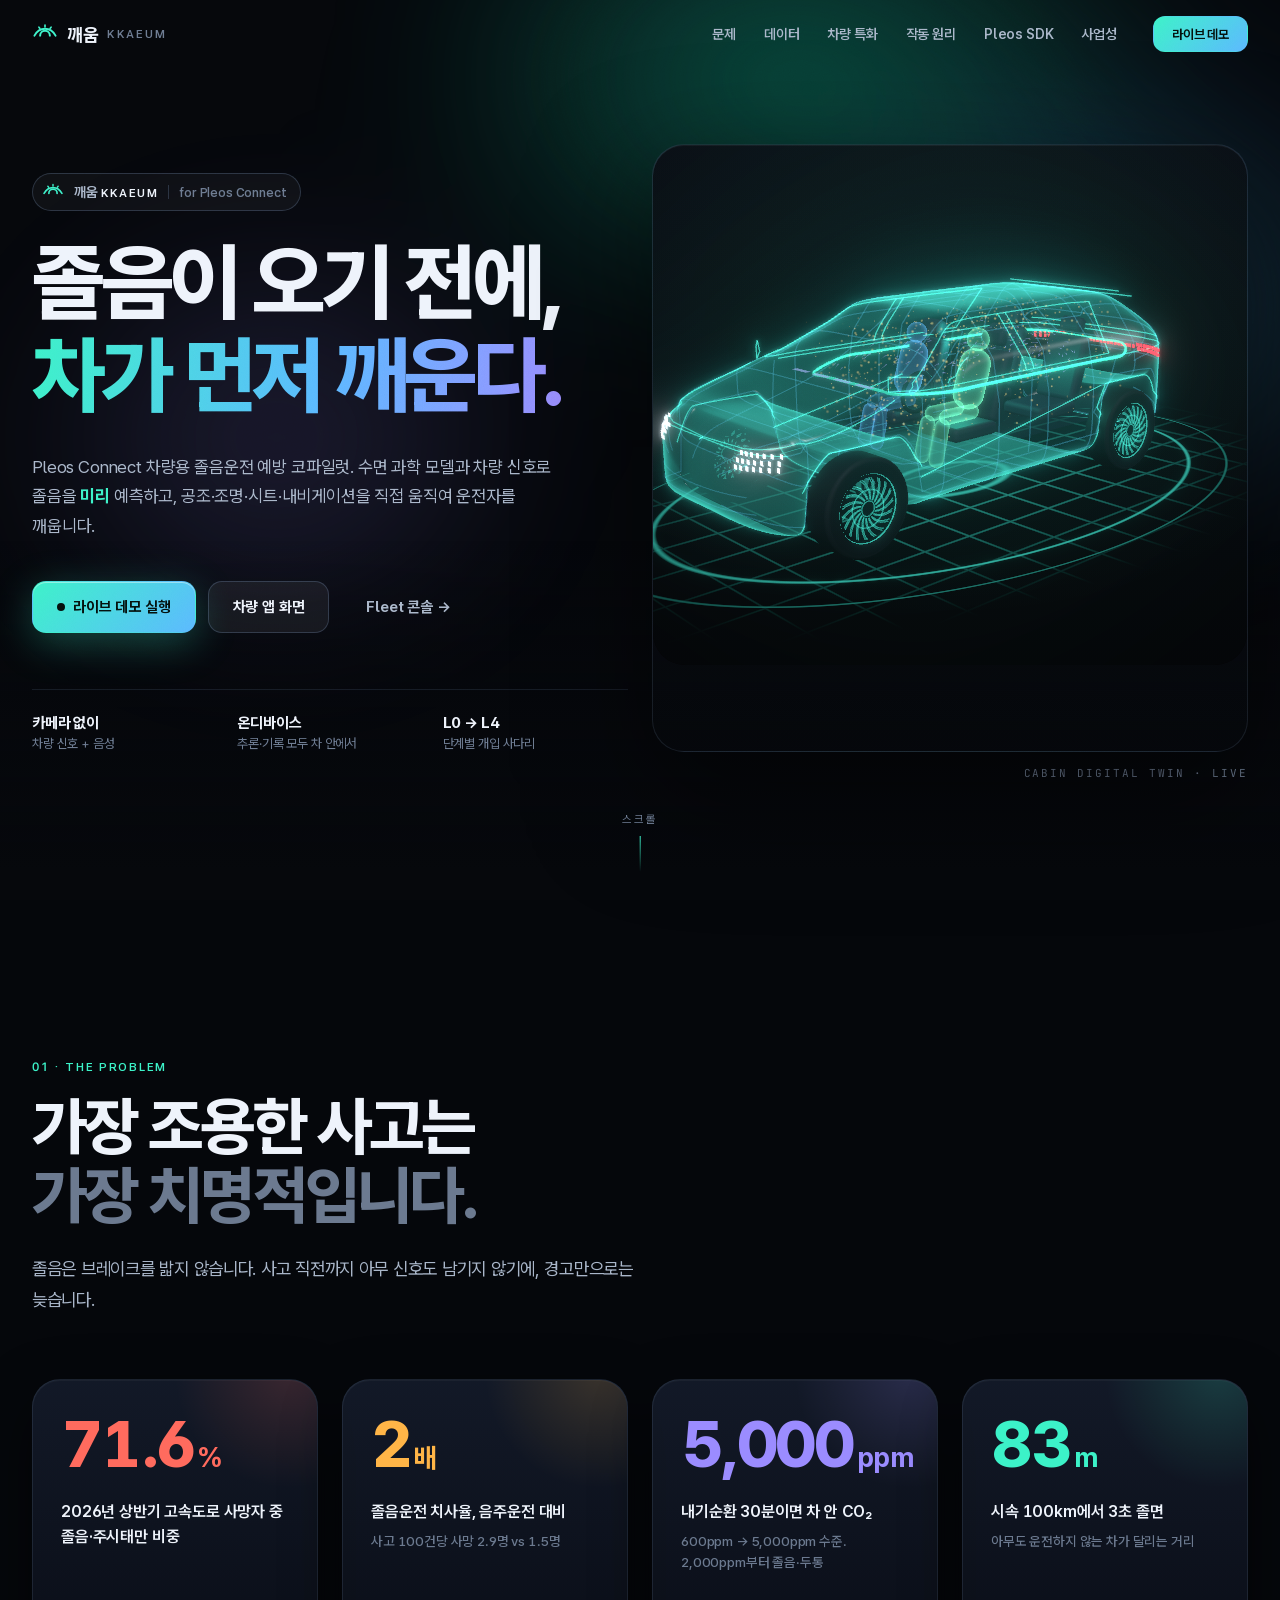
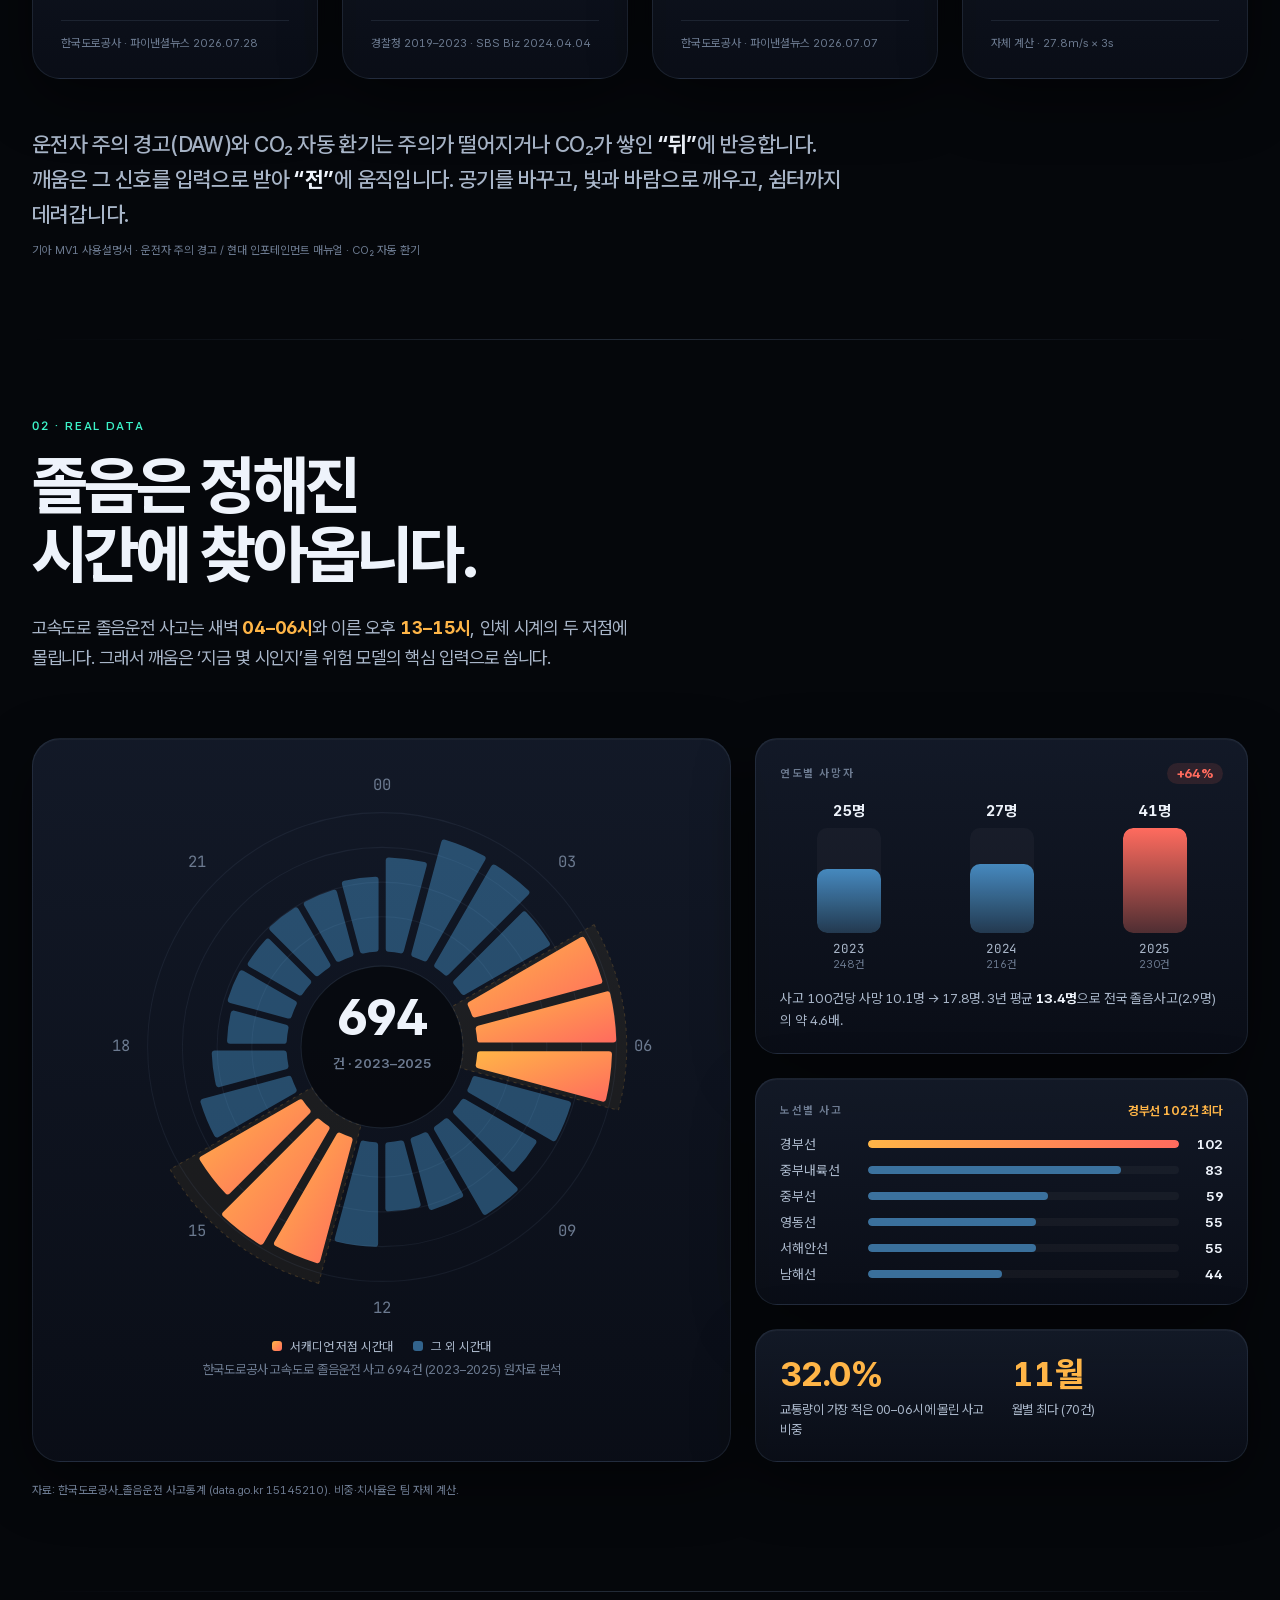
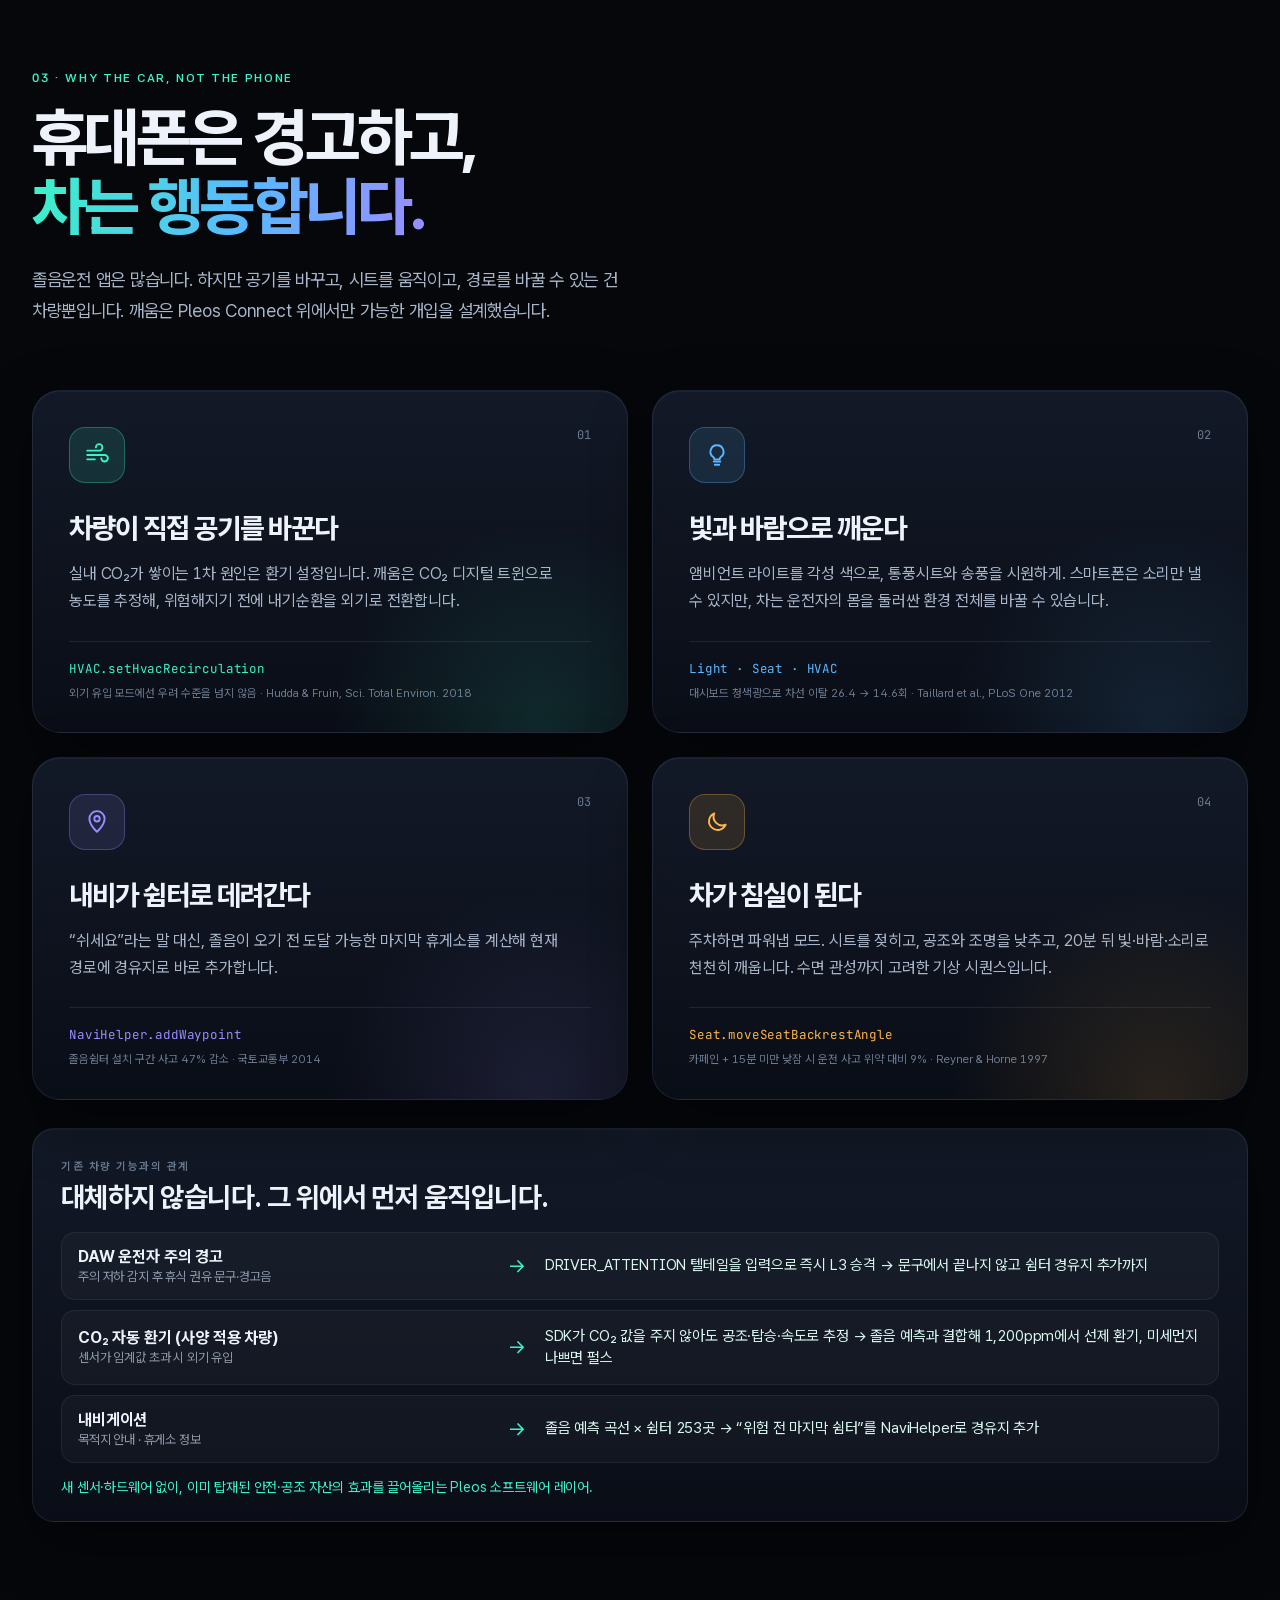
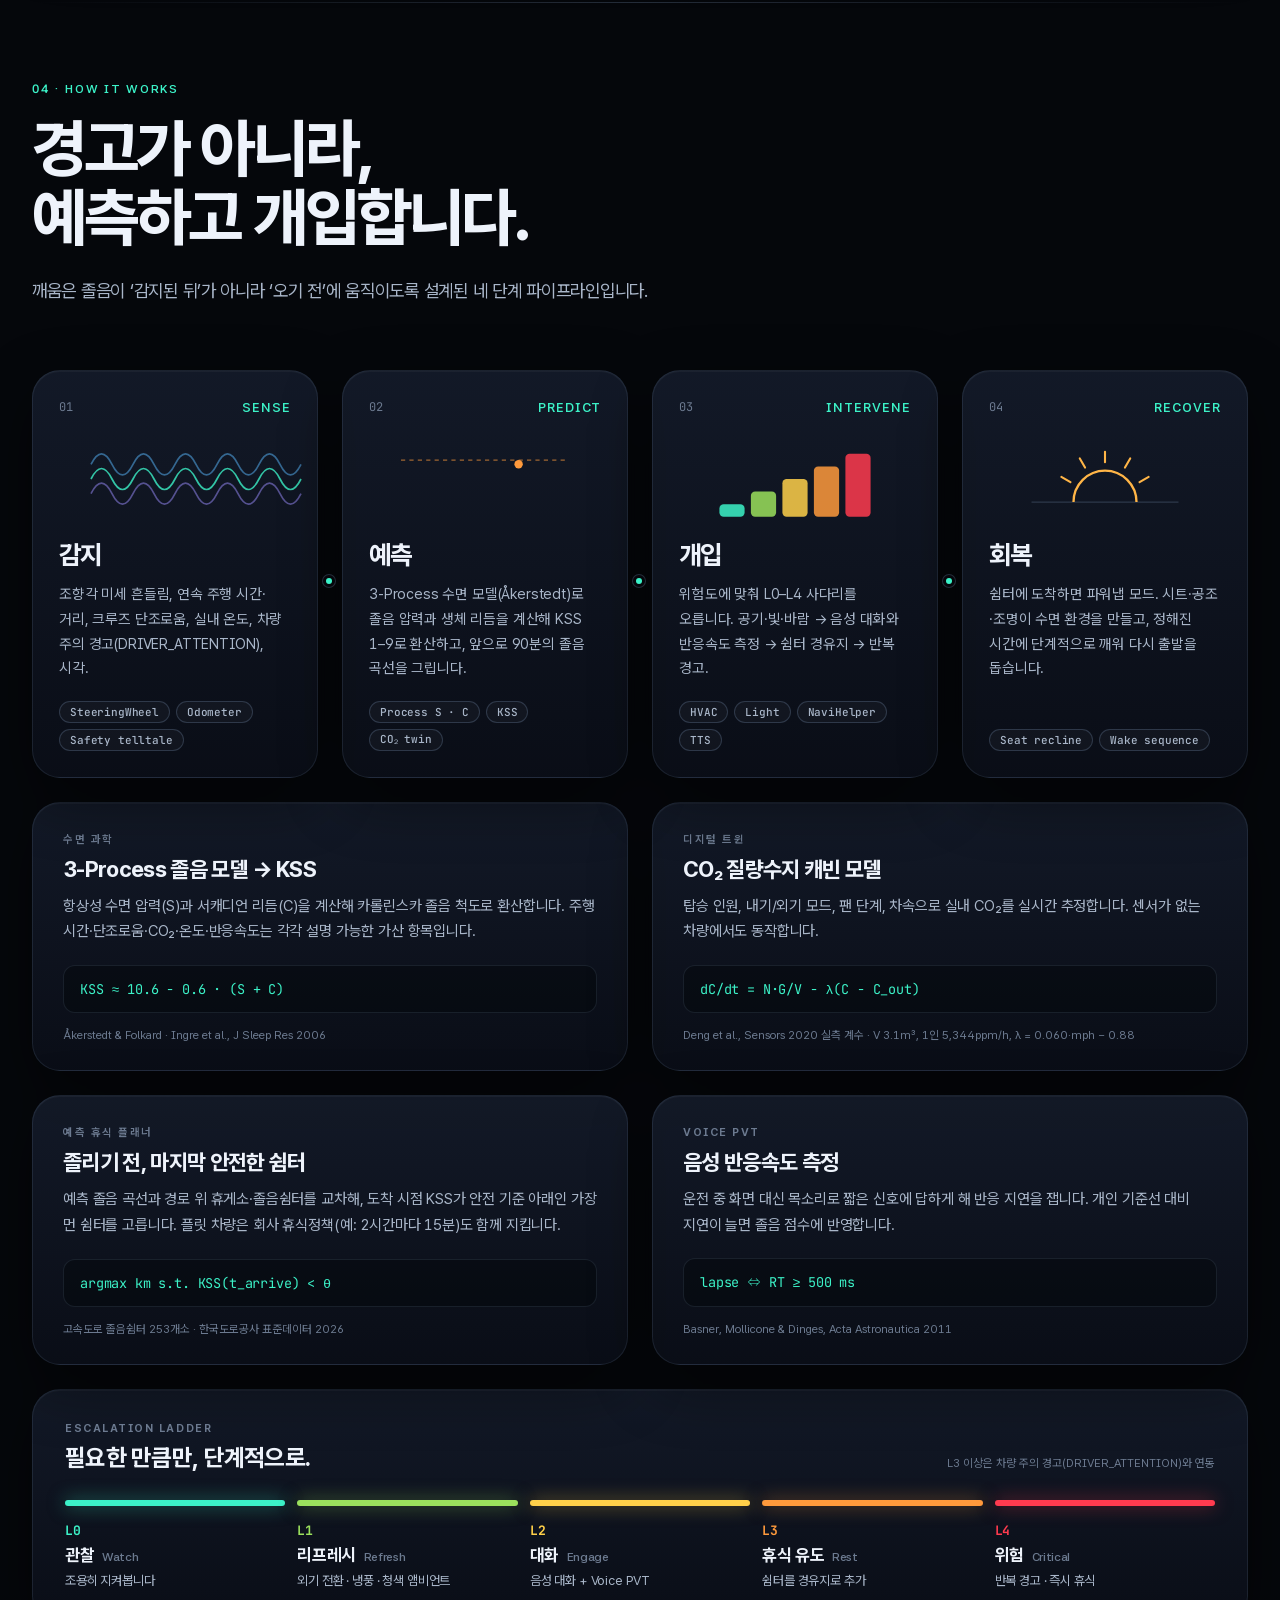
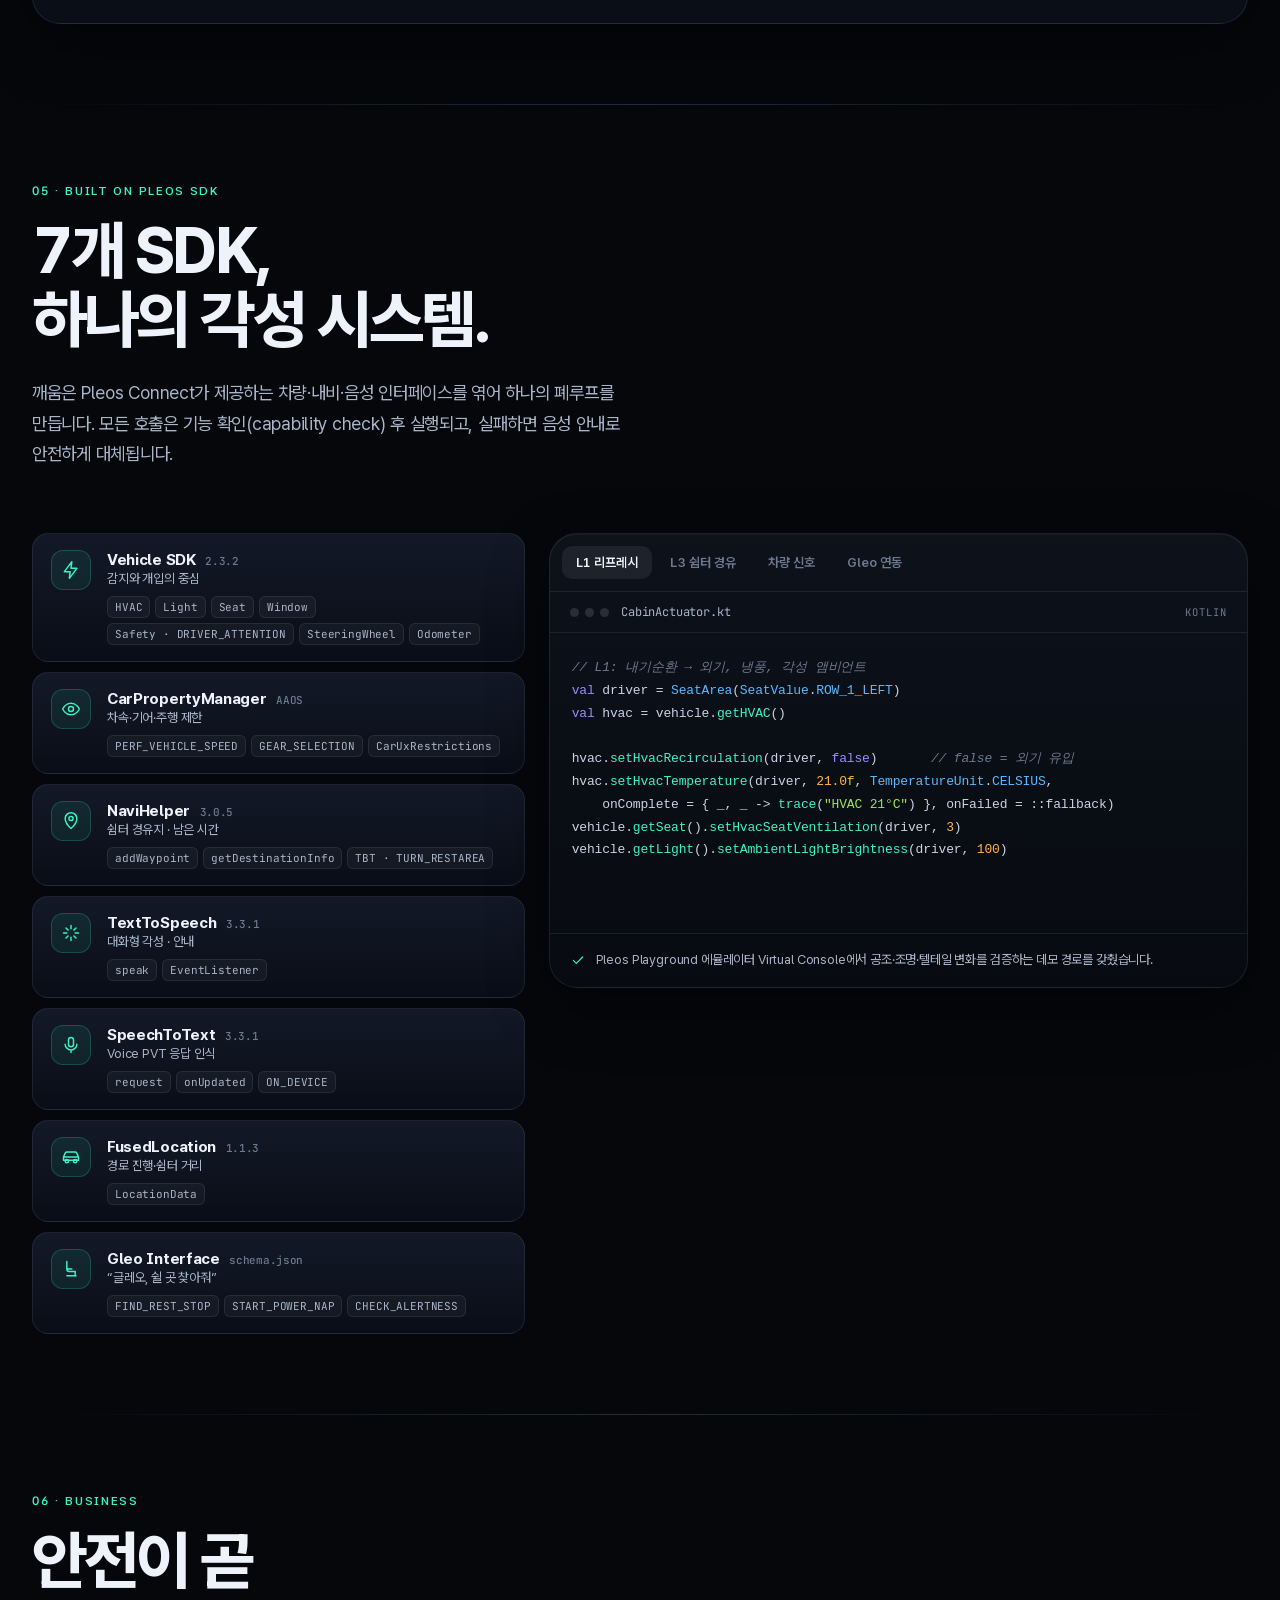
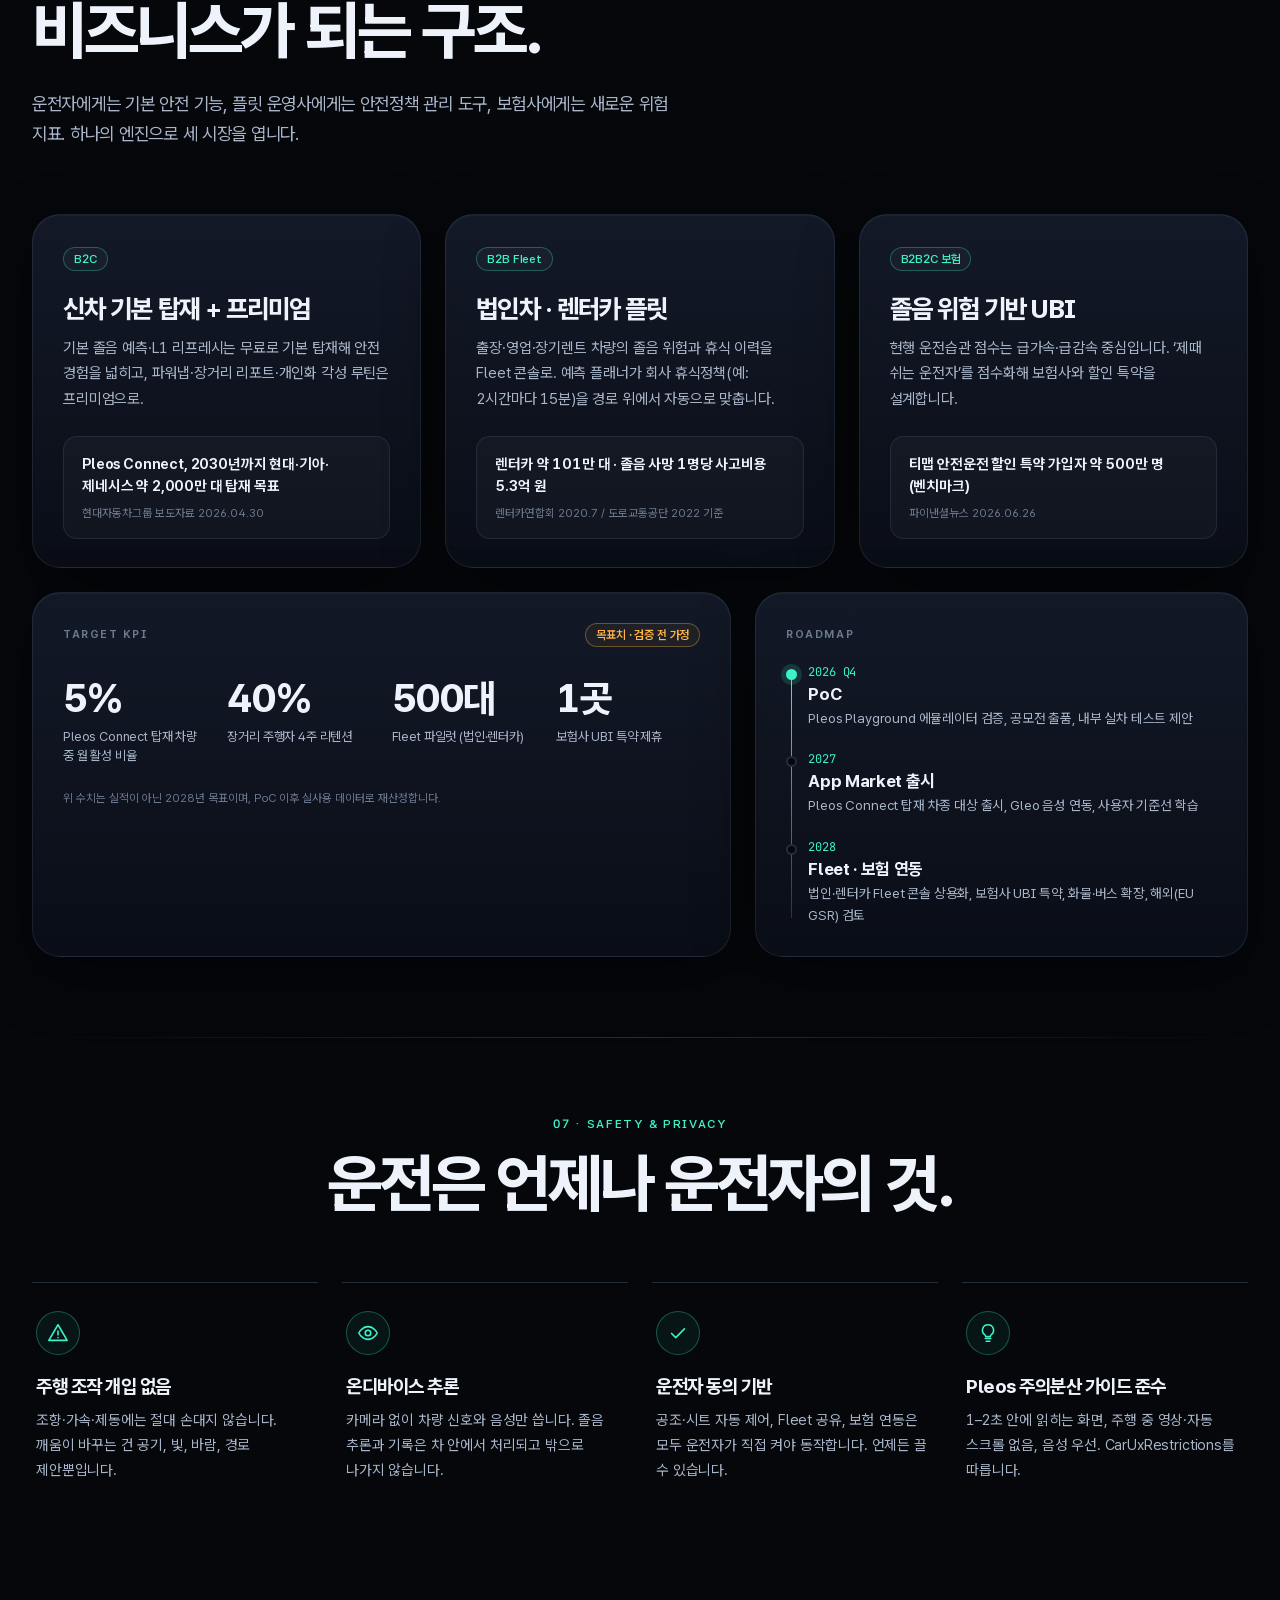
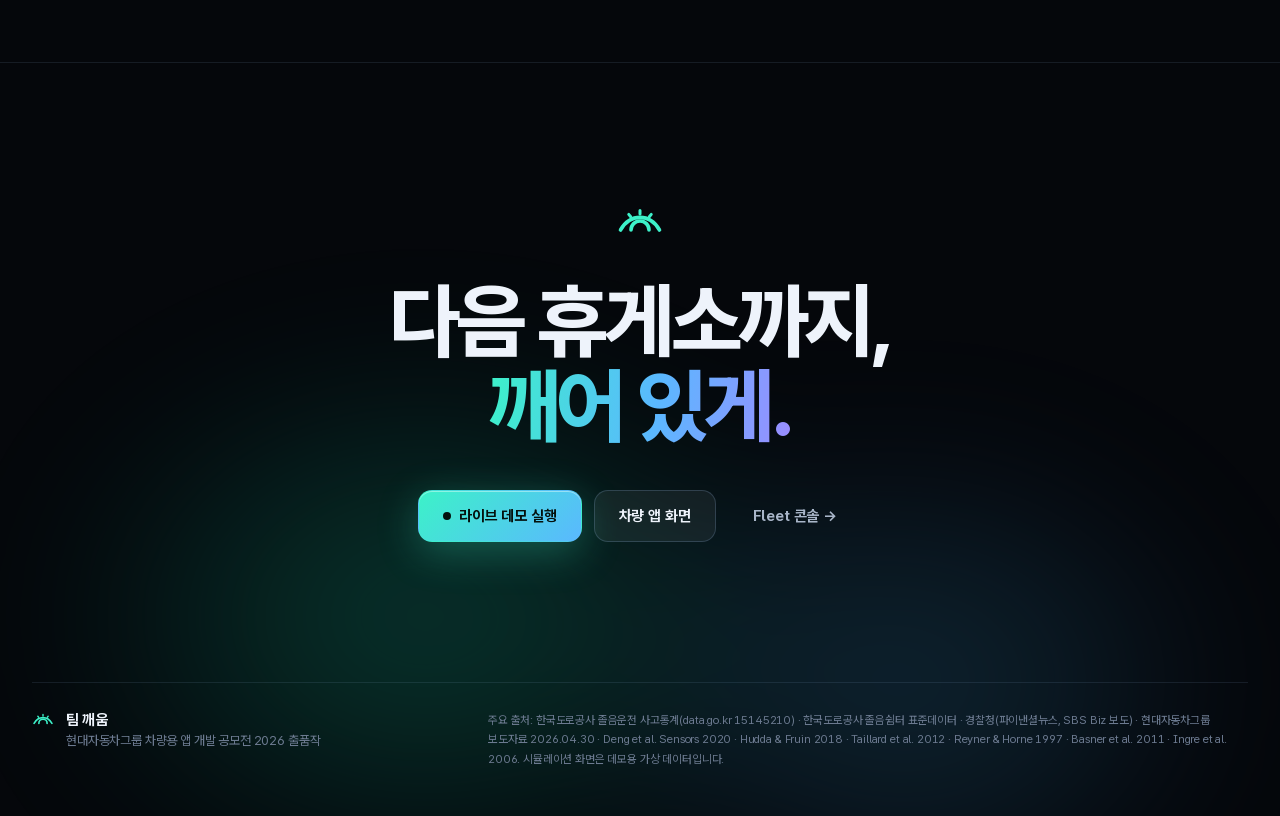
<file: index.html>
<!doctype html>
<html lang="ko">
  <head>
    <meta charset="UTF-8" />
    <link rel="icon" type="image/svg+xml" href="./favicon.svg" />
    <meta name="viewport" content="width=device-width, initial-scale=1.0, viewport-fit=cover" />
    <meta name="theme-color" content="#05070b" />
    <title>깨움 KKAEUM · 졸음이 오기 전에, 차가 먼저 깨운다</title>
    <meta name="description" content="Pleos Connect 차량용 졸음운전 예방 코파일럿. 차량 데이터로 졸음을 예측하고, 공조·조명·시트·내비게이션으로 먼저 깨웁니다." />
    <meta property="og:title" content="깨움 KKAEUM · 졸음이 오기 전에, 차가 먼저 깨운다" />
    <meta property="og:description" content="3-Process 수면모델 · 캐빈 CO₂ 디지털트윈 · 예측 휴식 플래너 · Pleos SDK 캐빈 제어" />
    <script type="module" crossorigin src="./assets/index-_ZEVauSw.js"></script>
    <link rel="modulepreload" crossorigin href="./assets/rolldown-runtime-XKyaHtl9.js">
    <link rel="modulepreload" crossorigin href="./assets/three-D7uax-Lj.js">
    <link rel="stylesheet" crossorigin href="./assets/index-CP_qtvAc.css">
  </head>
  <body>
    <div id="root"></div>
  </body>
</html>
</file>
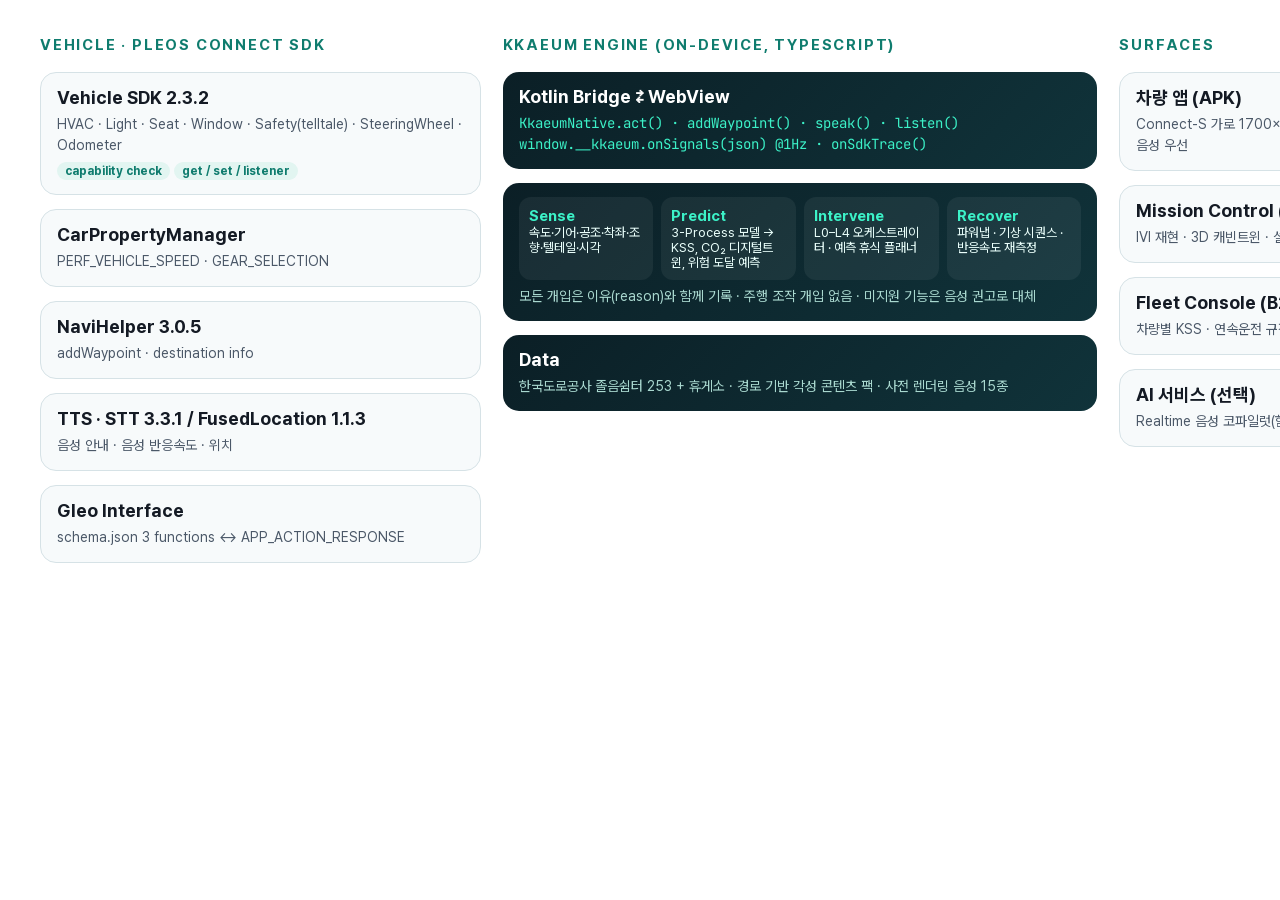
<file: docs/architecture.html>
<!doctype html>
<html lang="ko"><head><meta charset="utf-8"><title>KKAEUM Architecture</title>
<style>
@font-face{font-family:P;src:url('../web/public/fonts/PretendardVariable.woff2')}
@font-face{font-family:M;src:url('../web/public/fonts/JetBrainsMono.woff2')}
*{box-sizing:border-box}body{margin:0;background:#fff;font-family:P,sans-serif;color:#141a24}
.w{width:1600px;padding:36px 40px;display:grid;grid-template-columns:1fr 1.35fr 1fr;gap:22px}
.col{display:flex;flex-direction:column;gap:14px}
h3{margin:0 0 4px;font-size:15px;letter-spacing:.12em;color:#0f7c6e;text-transform:uppercase}
.b{border:1.5px solid #d6e2e6;border-radius:16px;padding:14px 16px;background:#f7fafb}
.b b{font-size:18px}.b p{margin:6px 0 0;font-size:14px;color:#4b5868;line-height:1.5}
.core{background:linear-gradient(135deg,#0b1f26,#10333a);color:#eafffb;border:0}
.core p{color:#a9d8cf}.core b{color:#fff}
.m{font-family:M,monospace;font-size:12.5px;color:#0f7c6e}
.core .m{color:#3cf2c8}
.tag{display:inline-block;font-size:12px;font-weight:700;padding:2px 8px;border-radius:99px;background:#e2f5f1;color:#0f7c6e;margin:6px 4px 0 0}
.core .tag{background:rgba(60,242,200,.15);color:#3cf2c8}
.arrow{font-size:28px;color:#9fb3ba;text-align:center}
.pipe{display:grid;grid-template-columns:repeat(4,1fr);gap:8px}
.pipe div{border-radius:12px;padding:10px;background:rgba(255,255,255,.06);font-size:13px}
.pipe div b{font-size:15px;display:block;color:#3cf2c8}
</style></head><body><div class="w">
<div class="col"><h3>Vehicle · Pleos Connect SDK</h3>
<div class="b"><b>Vehicle SDK 2.3.2</b><p>HVAC · Light · Seat · Window · Safety(telltale) · SteeringWheel · Odometer</p><span class="tag">capability check</span><span class="tag">get / set / listener</span></div>
<div class="b"><b>CarPropertyManager</b><p>PERF_VEHICLE_SPEED · GEAR_SELECTION</p></div>
<div class="b"><b>NaviHelper 3.0.5</b><p>addWaypoint · destination info</p></div>
<div class="b"><b>TTS · STT 3.3.1 / FusedLocation 1.1.3</b><p>음성 안내 · 음성 반응속도 · 위치</p></div>
<div class="b"><b>Gleo Interface</b><p>schema.json 3 functions ↔ APP_ACTION_RESPONSE</p></div>
</div>
<div class="col"><h3>KKAEUM Engine (on-device, TypeScript)</h3>
<div class="b core"><b>Kotlin Bridge ⇄ WebView</b><p class="m">KkaeumNative.act() · addWaypoint() · speak() · listen()<br>window.__kkaeum.onSignals(json) @1Hz · onSdkTrace()</p></div>
<div class="b core"><div class="pipe">
<div><b>Sense</b>속도·기어·공조·착좌·조향·텔테일·시각</div>
<div><b>Predict</b>3-Process 모델 → KSS, CO₂ 디지털트윈, 위험 도달 예측</div>
<div><b>Intervene</b>L0–L4 오케스트레이터 · 예측 휴식 플래너</div>
<div><b>Recover</b>파워냅 · 기상 시퀀스 · 반응속도 재측정</div></div>
<p>모든 개입은 이유(reason)와 함께 기록 · 주행 조작 개입 없음 · 미지원 기능은 음성 권고로 대체</p></div>
<div class="b core"><b>Data</b><p>한국도로공사 졸음쉼터 253 + 휴게소 · 경로 기반 각성 콘텐츠 팩 · 사전 렌더링 음성 15종</p></div>
</div>
<div class="col"><h3>Surfaces</h3>
<div class="b"><b>차량 앱 (APK)</b><p>Connect-S 가로 1700×1212dp / 세로 840×1184dp · Asta Sans · 음성 우선</p></div>
<div class="b"><b>Mission Control (웹)</b><p>IVI 재현 · 3D 캐빈트윈 · 설명가능 모델 · SDK 트레이스</p></div>
<div class="b"><b>Fleet Console (B2B)</b><p>차량별 KSS · 연속운전 규정 · 알림</p></div>
<div class="b"><b>AI 서비스 (선택)</b><p>Realtime 음성 코파일럿(함수호출) · 주행 리포트 코치, 요약 수치만 전송</p></div>
</div>
</div></body></html>
</file>
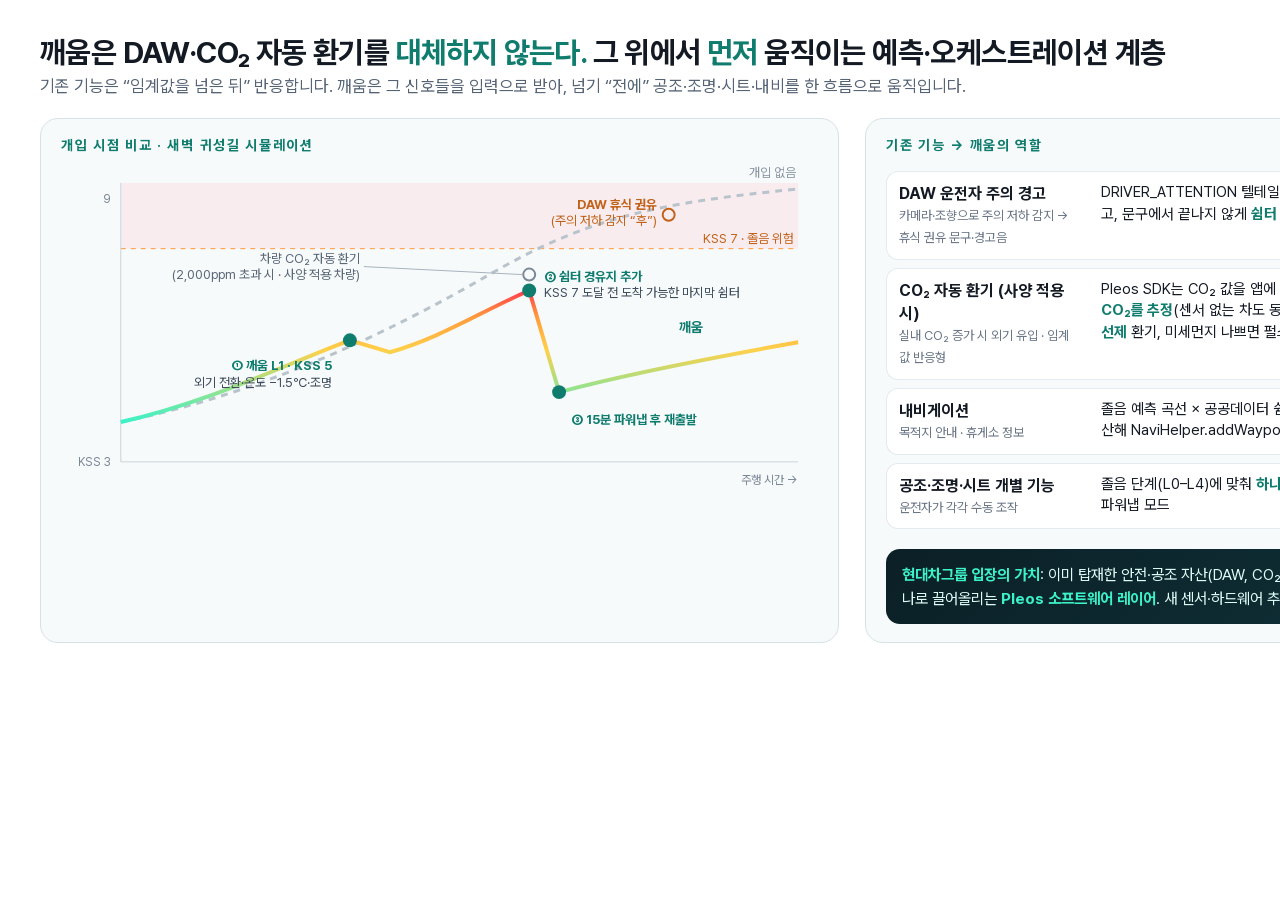
<file: docs/positioning.html>
<!doctype html>
<html lang="ko"><head><meta charset="utf-8"><title>KKAEUM Positioning</title>
<style>
@font-face{font-family:P;src:url('../web/public/fonts/PretendardVariable.woff2')}
*{box-sizing:border-box}body{margin:0;background:#fff;font-family:P,sans-serif;color:#141a24}
.w{width:1600px;padding:34px 40px 30px}
h2{margin:0;font-size:30px;letter-spacing:-.02em}
h2 em{font-style:normal;color:#0f7c6e}
.sub{margin:6px 0 22px;color:#566375;font-size:17px}
.g{display:grid;grid-template-columns:1.15fr 1fr;gap:26px}
.card{border:1.5px solid #d6e2e6;border-radius:18px;padding:18px 20px;background:#f7fafb}
.card h3{margin:0 0 10px;font-size:14px;letter-spacing:.12em;color:#0f7c6e;text-transform:uppercase}
svg text{font-family:P}
table{width:100%;border-collapse:separate;border-spacing:0 8px}
td{vertical-align:top;font-size:15px;line-height:1.45;padding:10px 12px;background:#fff;border-top:1px solid #e3ebee;border-bottom:1px solid #e3ebee}
td:first-child{border-left:1px solid #e3ebee;border-radius:12px 0 0 12px;width:31%}
td:last-child{border-right:1px solid #e3ebee;border-radius:0 12px 12px 0}
td b{display:block;font-size:16px}
td small{color:#6b7787;font-size:13px}
.k{color:#0f7c6e;font-weight:700}
.core{margin-top:12px;border-radius:14px;padding:14px 16px;background:linear-gradient(135deg,#0b1f26,#10333a);color:#dffbf5;font-size:15.5px;line-height:1.5}
.core b{color:#3cf2c8}
</style></head><body><div class="w">
<h2>깨움은 DAW·CO₂ 자동 환기를 <em>대체하지 않는다.</em> 그 위에서 <em>먼저</em> 움직이는 예측·오케스트레이션 계층</h2>
<p class="sub">기존 기능은 “임계값을 넘은 뒤” 반응합니다. 깨움은 그 신호들을 입력으로 받아, 넘기 “전에” 공조·조명·시트·내비를 한 흐름으로 움직입니다.</p>
<div class="g">
<div class="card"><h3>개입 시점 비교 · 새벽 귀성길 시뮬레이션</h3>
<svg viewBox="0 0 760 335" width="100%">
 <defs><linearGradient id="k" x1="0" y1="1" x2="0" y2="0"><stop offset="0" stop-color="#3CF2C8"/><stop offset=".55" stop-color="#FFD04A"/><stop offset=".8" stop-color="#FF9A3C"/><stop offset="1" stop-color="#FF3B4F"/></linearGradient></defs>
 <rect x="60" y="20" width="680" height="66" fill="rgba(255,59,79,.07)"/>
 <line x1="60" x2="740" y1="86" y2="86" stroke="#FF9A3C" stroke-dasharray="5 5"/>
 <text x="736" y="80" font-size="13" text-anchor="end" fill="#c2621a">KSS 7 · 졸음 위험</text>
 <line x1="60" x2="60" y1="20" y2="300" stroke="#c9d5da"/><line x1="60" x2="740" y1="300" y2="300" stroke="#c9d5da"/>
 <text x="50" y="304" font-size="12" text-anchor="end" fill="#7a8796">KSS 3</text><text x="50" y="40" font-size="12" text-anchor="end" fill="#7a8796">9</text>
 <text x="740" y="322" font-size="12" text-anchor="end" fill="#7a8796">주행 시간 →</text>
 <!-- without KKAEUM -->
 <path d="M60,260 C200,232 330,170 430,112 S600,40 740,26" stroke="#b9c3cc" stroke-width="3" fill="none" stroke-dasharray="7 6"/>
 <text x="738" y="14" font-size="13" text-anchor="end" fill="#8a96a3">개입 없음</text>
 <!-- with KKAEUM -->
 <path d="M60,260 C150,240 230,200 290,178 L330,190 C380,176 420,150 470,128 L500,230 C560,214 650,196 740,180" stroke="url(#k)" stroke-width="4" fill="none"/>
 <text x="620" y="170" font-size="14" font-weight="700" fill="#0f7c6e">깨움</text>
 <!-- markers -->
 <g font-size="13">
  <circle cx="290" cy="178" r="7" fill="#0f7c6e"/><text x="272" y="208" text-anchor="end" fill="#0f7c6e" font-weight="700">① 깨움 L1 · KSS 5</text><text x="272" y="225" text-anchor="end" fill="#3f4c5c">외기 전환·온도 −1.5℃·조명</text>
  <circle cx="470" cy="128" r="7" fill="#0f7c6e"/><text x="485" y="118" fill="#0f7c6e" font-weight="700">② 쉼터 경유지 추가</text><text x="485" y="135" fill="#3f4c5c">KSS 7 도달 전 도착 가능한 마지막 쉼터</text>
  <circle cx="500" cy="230" r="7" fill="#0f7c6e"/><text x="512" y="262" fill="#0f7c6e" font-weight="700">③ 15분 파워냅 후 재출발</text>
  <circle cx="470" cy="112" r="6" fill="none" stroke="#7a8796" stroke-width="2"/><text x="300" y="100" text-anchor="end" fill="#5b6878">차량 CO₂ 자동 환기</text><text x="300" y="116" text-anchor="end" fill="#5b6878">(2,000ppm 초과 시 · 사양 적용 차량)</text><line x1="304" y1="104" x2="463" y2="112" stroke="#a8b3bd"/>
  <circle cx="610" cy="52" r="6" fill="none" stroke="#c2621a" stroke-width="2"/><text x="598" y="46" text-anchor="end" fill="#c2621a" font-weight="700">DAW 휴식 권유</text><text x="598" y="62" text-anchor="end" fill="#c2621a">(주의 저하 감지 “후”)</text>
 </g>
</svg>
</div>
<div class="card"><h3>기존 기능 → 깨움의 역할</h3>
<table>
<tr><td><b>DAW 운전자 주의 경고</b><small>카메라·조향으로 주의 저하 감지 → 휴식 권유 문구·경고음</small></td><td>DRIVER_ATTENTION 텔테일을 <span class="k">입력 신호로 사용</span>해 즉시 L3로 승격하고, 문구에서 끝나지 않게 <span class="k">쉼터 경유지 추가</span>까지 연결</td></tr>
<tr><td><b>CO₂ 자동 환기 (사양 적용 시)</b><small>실내 CO₂ 증가 시 외기 유입 · 임계값 반응형</small></td><td>Pleos SDK는 CO₂ 값을 앱에 주지 않음 → 공조 상태·탑승 인원·속도로 <span class="k">CO₂를 추정</span>(센서 없는 차도 동작). 졸음 예측과 결합해 <span class="k">1,200ppm에서 선제</span> 환기, 미세먼지 나쁘면 펄스 환기</td></tr>
<tr><td><b>내비게이션</b><small>목적지 안내 · 휴게소 정보</small></td><td>졸음 예측 곡선 × 공공데이터 쉼터 253곳 → <span class="k">“위험 전 마지막 쉼터”</span>를 계산해 NaviHelper.addWaypoint()로 화면 조작 없이 추가</td></tr>
<tr><td><b>공조·조명·시트 개별 기능</b><small>운전자가 각각 수동 조작</small></td><td>졸음 단계(L0–L4)에 맞춰 <span class="k">하나의 시나리오로 오케스트레이션</span> · 정차 시 파워냅 모드</td></tr>
</table>
<div class="core"><b>현대차그룹 입장의 가치</b>: 이미 탑재한 안전·공조 자산(DAW, CO₂ 자동 환기, 쉼터 인프라)의 효과를 앱 하나로 끌어올리는 <b>Pleos 소프트웨어 레이어</b>. 새 센서·하드웨어 추가 없음.</div>
</div>
</div>
</div></body></html>
</file>
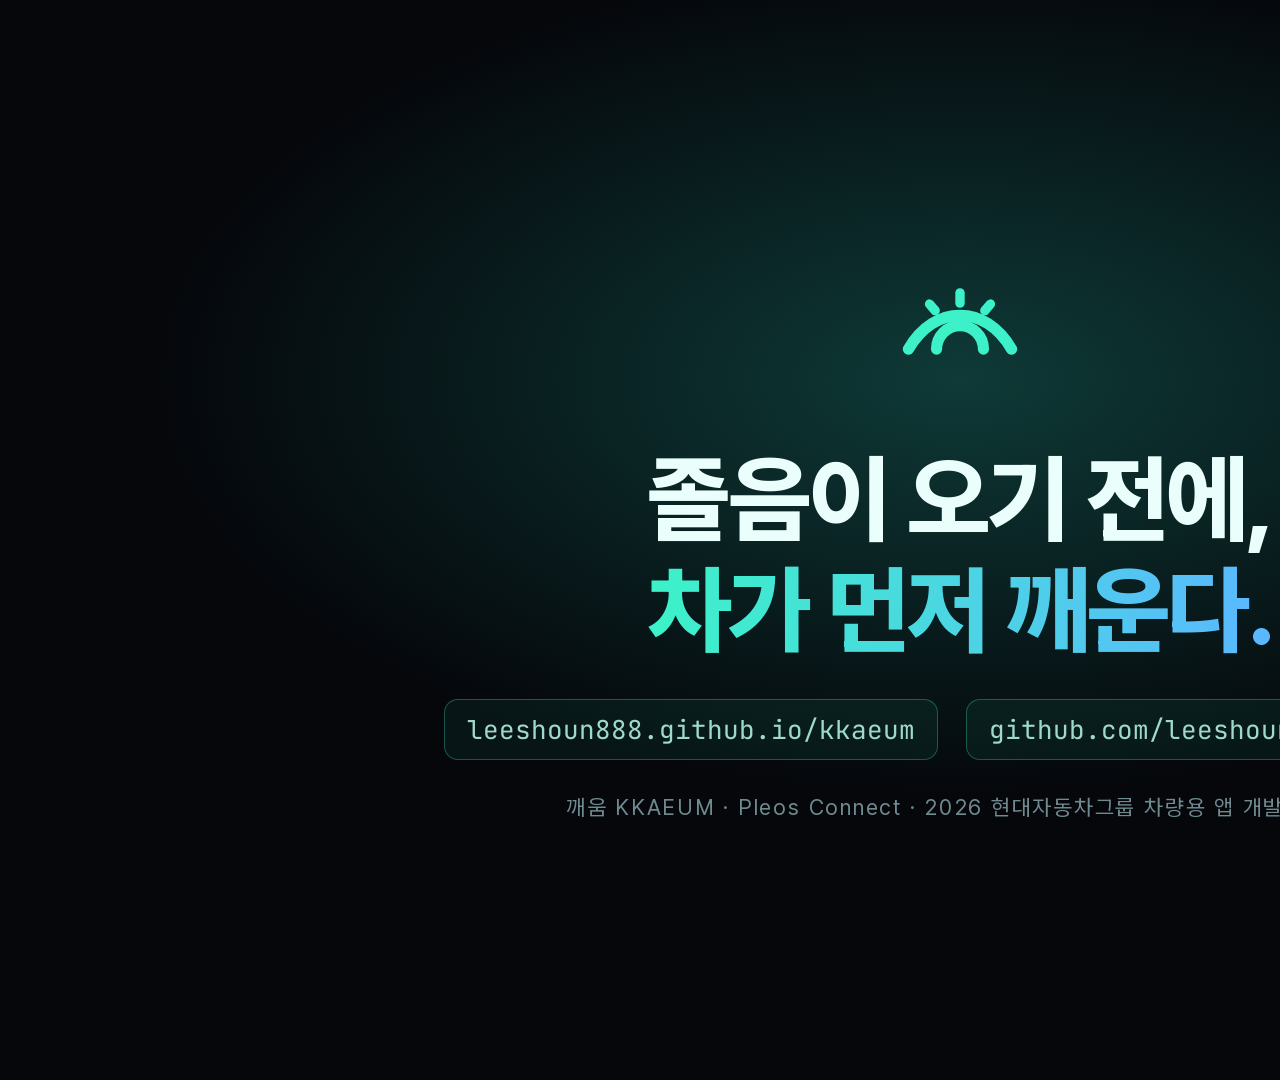
<file: tools/video/outro.html>
<!doctype html>
<html lang="ko"><head><meta charset="utf-8"><title>KKAEUM outro</title>
<style>
@font-face{font-family:P;src:url('../../web/public/fonts/PretendardVariable.woff2')}
@font-face{font-family:M;src:url('../../web/public/fonts/JetBrainsMono.woff2')}
*{box-sizing:border-box;margin:0}
.w{width:1920px;height:1080px;background:radial-gradient(60% 55% at 50% 35%,#0e3a37 0%,#05070b 70%);color:#eafffb;font-family:P,sans-serif;display:flex;flex-direction:column;align-items:center;justify-content:center;gap:34px}
svg{width:150px;height:150px}
h1{font-size:96px;letter-spacing:-.03em;line-height:1.15;text-align:center;font-weight:800}
h1 span{background:linear-gradient(90deg,#3CF2C8,#5AB8FF);-webkit-background-clip:text;color:transparent}
.links{display:flex;gap:28px;font-family:M,monospace;font-size:26px;color:#9fd9cc}
.links div{padding:12px 22px;border:1px solid rgba(60,242,200,.3);border-radius:14px;background:rgba(60,242,200,.06)}
.foot{font-size:22px;color:#6f8a90;letter-spacing:.08em}
</style></head><body><div class="w">
<svg viewBox="0 0 32 32"><defs><linearGradient id="g" x1="0" y1="0" x2="32" y2="32"><stop offset="0" stop-color="#3CF2C8"/><stop offset="1" stop-color="#5AB8FF"/></linearGradient></defs><path d="M5 19c2.8-4.8 6.8-7.2 11-7.2S24.2 14.2 27 19" stroke="url(#g)" stroke-width="2.4" stroke-linecap="round" fill="none"/><path d="M11 19a5 5 0 0 1 10 0" stroke="url(#g)" stroke-width="2.4" stroke-linecap="round" fill="none"/><path d="M7 23h18" stroke="url(#g)" stroke-width="2.2" stroke-linecap="round" opacity=".55"/><path d="M16 7v2.2M9.5 9.4l1.2 1.4M22.5 9.4l-1.2 1.4" stroke="url(#g)" stroke-width="2" stroke-linecap="round"/></svg>
<h1>졸음이 오기 전에,<br><span>차가 먼저 깨운다.</span></h1>
<div class="links"><div>leeshoun888.github.io/kkaeum</div><div>github.com/leeshoun888/kkaeum</div></div>
<div class="foot">깨움 KKAEUM · Pleos Connect · 2026 현대자동차그룹 차량용 앱 개발 공모전</div>
</div></body></html>
</file>
<file: assets/index-CP_qtvAc.css>
@font-face{font-family:Pretendard;src:url(../fonts/PretendardVariable.woff2)format("woff2-variations");font-weight:45 920;font-display:swap}@font-face{font-family:Asta Sans;src:url(../fonts/AstaSans.woff2)format("woff2-variations");font-weight:300 800;font-display:swap}@font-face{font-family:JBMono;src:url(../fonts/JetBrainsMono.woff2)format("woff2-variations");font-weight:100 800;font-display:swap}:root{--bg:#05070b;--bg-1:#0a0e15;--bg-2:#0f1520;--panel:#121926b8;--panel-solid:#111824;--line:#94b2de1f;--line-2:#94b2de38;--text:#eef3fb;--text-2:#a9b6c9;--text-3:#6c7a90;--aurora:#3cf2c8;--aurora-2:#5ab8ff;--violet:#9b8cff;--amber:#ffb547;--coral:#ff6b5e;--danger:#ff3b4f;--l0:#3cf2c8;--l1:#9be15d;--l2:#ffd04a;--l3:#ff9a3c;--l4:#ff3b4f;--radius:18px;--radius-lg:28px;--shadow:0 20px 60px #00000073;--mono:"JBMono", ui-monospace, SFMono-Regular, Menlo, monospace;--pleos:"Asta Sans", "Pretendard", system-ui, sans-serif;--sans:"Pretendard", -apple-system, "Apple SD Gothic Neo", "Noto Sans KR", system-ui, sans-serif;--lightningcss-light: ;--lightningcss-dark:initial;color-scheme:dark}*{box-sizing:border-box}html,body,#root{background:var(--bg);height:100%;color:var(--text);font-family:var(--sans);font-feature-settings:"tnum" 1, "ss06" 1;-webkit-font-smoothing:antialiased;letter-spacing:-.01em;margin:0}body{overflow-x:hidden}a{color:inherit;text-decoration:none}button{font:inherit;color:inherit;cursor:pointer;background:0 0;border:0}::selection{background:#3cf2c84d}.mono{font-family:var(--mono);font-feature-settings:"zero" 1}.num{font-variant-numeric:tabular-nums}.glass{border:1px solid var(--line);border-radius:var(--radius);-webkit-backdrop-filter:blur(18px)saturate(140%);box-shadow:inset 0 1px 0 #ffffff0a, var(--shadow);background:linear-gradient(#182132b8,#0c111bb8)}.eyebrow{letter-spacing:.14em;text-transform:uppercase;color:var(--text-3);font-size:11px;font-weight:650}.chip{border:1px solid var(--line-2);height:24px;color:var(--text-2);white-space:nowrap;background:#ffffff08;border-radius:999px;align-items:center;gap:6px;padding:0 10px;font-size:12px;font-weight:600;display:inline-flex}.btn{border:1px solid var(--line-2);background:#ffffff0f;border-radius:12px;justify-content:center;align-items:center;gap:8px;height:40px;padding:0 18px;font-size:14px;font-weight:650;transition:background .2s,border-color .2s,transform .15s;display:inline-flex}.btn:hover{background:#ffffff1a}.btn:active{transform:scale(.98)}.btn.primary{color:#04110d;background:linear-gradient(135deg,#3cf2c8,#5ab8ff);border-color:#0000}.btn.on{color:var(--aurora);background:#3cf2c814;border-color:#3cf2c899}.dot{border-radius:50%;width:8px;height:8px;display:inline-block}.scroll-y{scrollbar-width:thin;scrollbar-color:#ffffff1f transparent;overflow-y:auto}@keyframes pulse{0%,to{opacity:1}50%{opacity:.35}}@keyframes spin{to{transform:rotate(360deg)}}@keyframes rise{0%{opacity:0;transform:translateY(8px)}to{opacity:1;transform:none}}.rise{animation:.45s cubic-bezier(.2,.7,.2,1) both rise}@media (prefers-reduced-motion:reduce){*{transition-duration:.01ms!important;animation-duration:.01ms!important}}.car-frame{width:100%;height:100%;position:relative;overflow:hidden}.car{transform-origin:50%;position:absolute;top:50%;left:50%}.car-boot{place-items:center;width:100%;height:100%;display:grid}.car-app{--c-bg:#07090d;--ink-strong:#fff;background:radial-gradient(120% 90% at 100% 100%, #0c1420 0%, var(--c-bg) 55%);width:100%;height:100%;font-family:var(--pleos);color:#f3f6fb;border-radius:28px;flex-direction:column;display:flex;position:relative;overflow:hidden}.car-ambient{pointer-events:none;transition:background 2s;position:absolute;inset:0}.car-head{flex:none;justify-content:space-between;align-items:center;height:112px;padding:0 44px;display:flex;position:relative}.car-head .brand{align-items:center;gap:16px;font-size:40px;font-weight:800;display:flex}.car-head .brand em{color:#9aa7ba;background:#ffffff0d;border-radius:99px;align-items:center;gap:10px;margin-left:14px;padding:8px 18px;font-size:24px;font-style:normal;font-weight:600;display:inline-flex}.car-head .brand em .dot{background:#ffd04a;width:12px;height:12px}.car-head .brand em.live .dot{background:#00e074;box-shadow:0 0 12px #00e074}.head-right{align-items:center;gap:26px;display:flex}.voice-toggle{color:#9aa7ba;background:#ffffff0f;border-radius:18px;align-items:center;gap:10px;height:64px;padding:0 22px;font-size:24px;font-weight:650;display:inline-flex}.voice-toggle.on{color:#3cf2c8;background:#3cf2c81a}.clock{font-variant-numeric:tabular-nums;font-size:40px;font-weight:700}.drive{flex:1;grid-template-columns:720px 1fr;gap:28px;min-height:0;padding:0 44px 0 30px;display:grid;position:relative}.ring-col{flex-direction:column;justify-content:center;align-items:center;display:flex}.ring-desc{margin:-30px 0 18px;font-size:30px;font-weight:700}.forecast{color:#9aa7ba;background:#ffffff0a;border-radius:20px;align-items:baseline;gap:18px;padding:18px 28px;font-size:26px;display:flex}.forecast b{font-size:36px}.side-col{flex-direction:column;justify-content:center;gap:22px;min-height:0;display:flex}.card{background:linear-gradient(#1e283aa8,#101621a8);border:1px solid #a0bee61a;border-radius:28px;padding:28px 34px}.card-k{color:#9aa7ba;align-items:center;gap:12px;font-size:24px;font-weight:650;display:flex}.card-k small{color:#5f6d82;font-size:20px;font-weight:500}.rest-name{letter-spacing:-.02em;margin:8px 0 10px;font-size:56px;font-weight:800}.rest-name.dim{color:#5f6d82;font-size:36px}.rest-meta{color:#9aa7ba;align-items:baseline;gap:30px;font-size:28px;display:flex}.rest-meta b{color:#fff;margin-right:4px;font-size:40px}.rest-meta .tag{background:#ffffff12;border-radius:10px;padding:6px 14px;font-size:22px}.rest-why{color:#7f8ca0;margin:14px 0 0;font-size:24px}.card.rest.ask{background:linear-gradient(#402c1499,#16120eb3);border-color:#ffb547a6;box-shadow:0 0 0 1px #ffb5474d,0 20px 60px #ff9a3c26}.card.rest.ask .card-k{color:#ffb547}.card.rest.set{border-color:#3cf2c873}.card.rest.set .card-k{color:#3cf2c8}.rest-actions{gap:18px;margin-top:22px;display:flex}.big{height:96px;font-size:32px;font-weight:750;font-family:var(--pleos);color:#fff;background:#ffffff14;border-radius:24px;justify-content:center;align-items:center;gap:14px;padding:0 40px;transition:transform .12s,background .2s;display:inline-flex}.big:active{transform:scale(.95)}.big.primary{color:#031510;background:linear-gradient(135deg,#3cf2c8,#5ab8ff)}.big.ghost{background:0 0;border:2px solid #ffffff24}.big.wide{width:100%}.rest-actions .big{flex:1}.air-top{justify-content:space-between;align-items:flex-start;display:flex}.co2{font-variant-numeric:tabular-nums;font-size:60px;font-weight:800;transition:color .8s}.co2 small{color:#7f8ca0;margin-left:8px;font-size:26px;font-weight:600}.mode{border-radius:18px;align-items:center;gap:10px;padding:14px 22px;font-size:26px;font-weight:700;display:inline-flex}.mode.rec{color:#ffb547;background:#ffb5471a}.mode.fresh{color:#3cf2c8;background:#3cf2c81a}.co2-bar{background:#ffffff0f;border-radius:8px;height:14px;margin:18px 0 40px;position:relative}.co2-bar i{border-radius:8px;transition:width .8s,background .8s;position:absolute;inset:0 auto 0 0}.co2-bar span{color:#5f6d82;font-size:20px;position:absolute;top:22px;transform:translate(-50%)}.air-stats{color:#c6d0de;justify-content:space-between;font-size:28px;font-weight:650;display:flex}.air-stats span{align-items:center;gap:10px;display:inline-flex}.air-stats svg{color:#7f8ca0}.amb{border-radius:6px;width:36px;height:22px;transition:background 1.5s;display:inline-block;box-shadow:0 0 14px}.card.actions{padding:22px 34px}.act{white-space:nowrap;align-items:center;gap:16px;margin-top:14px;font-size:26px;display:flex;overflow:hidden}.act i{border-radius:50%;flex:none;width:12px;height:12px}.act-t{color:#7f8ca0;font-variant-numeric:tabular-nums}.act-title{text-overflow:ellipsis;overflow:hidden}.act.dim{color:#5f6d82}.parked,.nap{flex:1;justify-content:center;align-items:center;gap:60px;padding:0 60px;display:flex;position:relative}.nap-hero{text-align:center;color:#ffb08a;flex-direction:column;align-items:center;gap:22px;max-width:980px;display:flex}.nap-hero h1{color:#fff;margin:0;font-size:60px}.nap-hero p{color:#b5c0cf;margin:0 0 10px;font-size:30px;line-height:1.5}.nap-opts{gap:18px;display:flex}.nap-opts .big{width:180px}.nap{background:radial-gradient(60% 60% at 30%,#ff9a5a1f,#0000 70%)}.nap.waking{background:radial-gradient(60% 60% at 30%,#e8f4ff2e,#0000 70%)}.nap-side{flex-direction:column;gap:18px;width:640px;display:flex}.nap-step{color:#5f6d82;background:#ffffff0a;border-radius:22px;align-items:center;gap:18px;padding:22px 26px;font-size:30px;font-weight:650;display:flex}.nap-step.on{color:#fff}.nap-step.on svg{color:#ffb08a}.voicebar{color:#6f7c90;white-space:nowrap;background:#ffffff09;border:1px solid #ffffff0d;border-radius:28px;flex:none;align-items:center;gap:22px;height:104px;margin:10px 44px 30px;padding:0 30px;font-size:28px;font-weight:600;display:flex;position:relative;overflow:hidden}.voicebar span{text-overflow:ellipsis;overflow:hidden}.voicebar.show{color:#fff;background:linear-gradient(90deg,#3cf2c81f,#5ab8ff0f);border-color:#3cf2c840}.orb{filter:saturate(.6)brightness(.7);background:conic-gradient(#3cf2c8,#5ab8ff,#9b8cff,#3cf2c8);border-radius:50%;flex:none;width:52px;height:52px}.voicebar.show .orb{filter:none;animation:2.4s linear infinite spin;box-shadow:0 0 30px #3cf2c880}.overlay{z-index:5;text-align:center;background:#0e141ff0;border:1px solid #a0bee629;border-radius:36px;width:1180px;max-width:calc(100% - 80px);margin:0 auto;padding:40px 48px;position:absolute;bottom:160px;left:0;right:0;box-shadow:0 40px 120px #0009}.ov-k{color:#3cf2c8;font-size:24px;font-weight:700}.overlay h2{margin:14px 0 28px;font-size:48px}.choices{grid-template-columns:1fr 1fr;gap:22px;display:grid}.choice{height:120px;font-size:40px;font-weight:800;font-family:var(--pleos);background:#ffffff12;border-radius:26px;justify-content:center;align-items:center;gap:18px;transition:background .3s,opacity .3s;display:flex}.choice em{background:#ffffff1a;border-radius:50%;place-items:center;width:56px;height:56px;font-size:28px;font-style:normal;display:grid}.choice.right{color:#6fffb4;background:#00e07440}.choice.wrong{background:#ff4c2838}.choice.dim{opacity:.35}.ov-hint{color:#7f8ca0;margin:22px 0 0;font-size:24px}.probe-orb{background:radial-gradient(circle,#3cf2c8 0%,#3cf2c81a 60%,#0000 70%);border-radius:50%;width:160px;height:160px;margin:10px auto 0}.probe-orb.listening{animation:.8s ease-in-out infinite pulse}.overlay h2.rt{margin:6px 0;font-size:110px}.overlay p{color:#b5c0cf;font-size:28px}.car-app.lv3 .voicebar.show,.car-app.lv4 .voicebar.show{background:linear-gradient(90deg,#ff9a3c33,#ff3b4f14);border-color:#ff9a3c73}.car.portrait .car-head{padding:0 30px}.car.portrait .car-head .brand em{display:none}.car.portrait .drive{grid-template-rows:auto 1fr;grid-template-columns:1fr;gap:10px;padding:0 30px}.car.portrait .ring-col svg{width:470px;height:470px}.car.portrait .ring-desc{margin-top:-24px}.car.portrait .forecast{font-size:22px}.car.portrait .card.actions{display:none}.car.portrait .rest-name{font-size:44px}.car.portrait .voicebar{margin:10px 30px 24px;font-size:24px}.car.portrait .parked,.car.portrait .nap{flex-direction:column;gap:24px}.car.portrait .nap svg{width:460px;height:460px}.car.portrait .nap-side{width:100%}.car.portrait .overlay{bottom:150px}.car.portrait .choices{grid-template-columns:1fr}.car-app[data-theme=day]{--ink-strong:#131417;--l0:#00a389;--l1:#5a9e10;--l2:#d18f00;--l3:#ea640c;--l4:#e8320f;color:#131417;background:radial-gradient(120% 90% at 100% 100%,#e3ecf6 0%,#f5f7fa 55%)}.car-app[data-theme=day] .car-head .brand em{color:#5b6678;background:#1314170d}.car-app[data-theme=day] .car-head .brand em.live .dot{background:#02c265;box-shadow:0 0 10px #02c26599}.car-app[data-theme=day] .voice-toggle{color:#5b6678;background:#1314170d}.car-app[data-theme=day] .voice-toggle.on{color:#00a389;background:#00a3891a}.car-app[data-theme=day] .forecast{color:#5b6678;background:#1314170a}.car-app[data-theme=day] .card{background:linear-gradient(#fff,#fbfcfe);border-color:#13141712;box-shadow:0 1px 2px #1314170a,0 14px 34px -16px #13284633}.car-app[data-theme=day] .card-k{color:#5b6678}.car-app[data-theme=day] .card-k small{color:#8a94a6}.car-app[data-theme=day] .rest-name.dim{color:#a4a8ae}.car-app[data-theme=day] .rest-meta{color:#5b6678}.car-app[data-theme=day] .rest-meta b{color:#131417}.car-app[data-theme=day] .rest-meta .tag{background:#1314170f}.car-app[data-theme=day] .rest-why{color:#6b7587}.car-app[data-theme=day] .card.rest.ask{background:linear-gradient(#fff6ea,#fff);border-color:#ea8c148c;box-shadow:0 0 0 1px #ea8c1440,0 20px 50px #ea8c1424}.car-app[data-theme=day] .card.rest.ask .card-k{color:#c46a00}.car-app[data-theme=day] .card.rest.set{border-color:#00a38973}.car-app[data-theme=day] .card.rest.set .card-k{color:#00a389}.car-app[data-theme=day] .big{color:#131417;background:#1314170f}.car-app[data-theme=day] .big.primary{color:#fff;background:linear-gradient(135deg,#00b894,#2e8bff)}.car-app[data-theme=day] .big.ghost{background:0 0;border-color:#13141724}.car-app[data-theme=day] .co2 small{color:#6b7587}.car-app[data-theme=day] .mode.rec{color:#c46a00;background:#ea8c141a}.car-app[data-theme=day] .mode.fresh{color:#00a389;background:#00a3891a}.car-app[data-theme=day] .co2-bar{background:#13141712}.car-app[data-theme=day] .co2-bar span,.car-app[data-theme=day] .air-stats svg,.car-app[data-theme=day] .act-t,.car-app[data-theme=day] .ov-hint{color:#8a94a6}.car-app[data-theme=day] .air-stats{color:#2b3240}.car-app[data-theme=day] .act.dim{color:#a4a8ae}.car-app[data-theme=day] .nap-hero{color:#e07a3e}.car-app[data-theme=day] .nap-hero h1{color:#131417}.car-app[data-theme=day] .nap-hero p,.car-app[data-theme=day] .overlay p{color:#5b6678}.car-app[data-theme=day] .voicebar{color:#6b7587;background:#fff;border-color:#13141712;box-shadow:0 10px 30px -18px #13284640}.car-app[data-theme=day] .voicebar.show{color:#131417;background:linear-gradient(90deg,#00b8941f,#2e8bff0f),#fff;border-color:#00a38959}.car-app[data-theme=day] .orb{filter:saturate(.85)brightness(.95)}.car-app[data-theme=day] .voicebar.show .orb{filter:none;box-shadow:0 0 22px #00b89466}.car-app[data-theme=day].lv3 .voicebar.show,.car-app[data-theme=day].lv4 .voicebar.show{background:linear-gradient(90deg,#ea640c24,#e8320f0d),#fff;border-color:#ea640c73}.car-app[data-theme=day] .overlay{color:#131417;background:#fffffff7;border-color:#13141714;box-shadow:0 40px 120px #13284640}.car-app[data-theme=day] .ov-k{color:#00a389}.car-app[data-theme=day] .choice{color:#131417;background:#1314170d}.car-app[data-theme=day] .choice em{background:#13141714}.car-app[data-theme=day] .choice.right{color:#02874a;background:#02a85c24}.car-app[data-theme=day] .choice.wrong{background:#e8320f1f}.car-app[data-theme=day] .probe-orb{background:radial-gradient(circle,#00a389 0%,#00a3891f 60%,#0000 70%)}.rest-cancel{height:48px;font-family:var(--pleos);color:#c6d0de;background:#ffffff14;border-radius:14px;margin-left:auto;padding:0 20px;font-size:22px;font-weight:700}.car-app[data-theme=day] .rest-cancel{color:#44464e;background:#1314170f}.trip-hint{color:#9aa7ba!important;margin:-4px 0 6px!important;font-size:24px!important}.trip-hint b{color:#3cf2c8}.car-app[data-theme=day] .trip-hint{color:#5b6678!important}.car-app[data-theme=day] .trip-hint b{color:#00a389}
</file>
